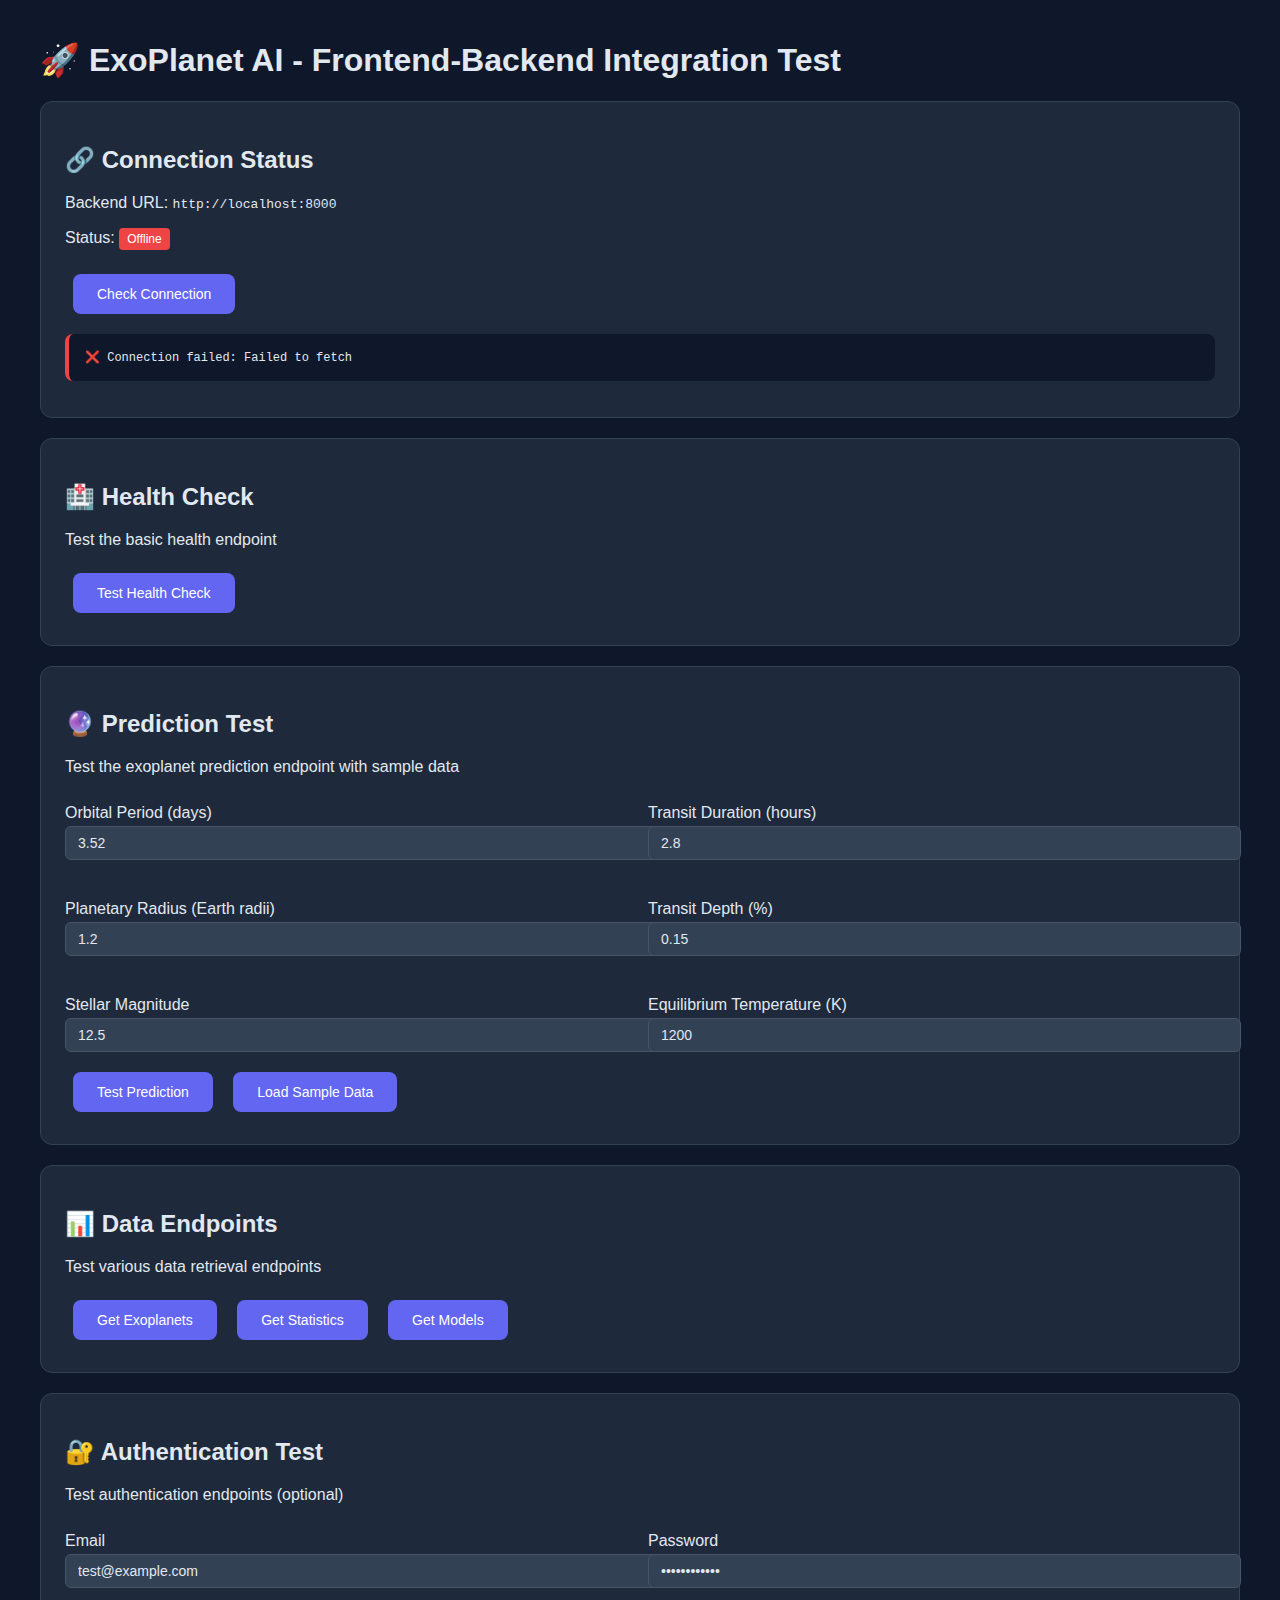
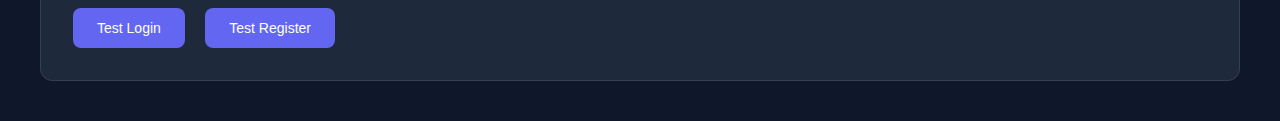
<file: integration-test.html>
<!DOCTYPE html>
<html lang="en">
<head>
    <meta charset="UTF-8">
    <meta name="viewport" content="width=device-width, initial-scale=1.0">
    <title>Frontend-Backend Integration Test</title>
    <style>
        body {
            font-family: 'Inter', sans-serif;
            max-width: 1200px;
            margin: 0 auto;
            padding: 20px;
            background: #0f172a;
            color: #e2e8f0;
        }
        .test-section {
            background: #1e293b;
            border-radius: 12px;
            padding: 24px;
            margin: 20px 0;
            border: 1px solid #334155;
        }
        .test-button {
            background: #6366f1;
            color: white;
            border: none;
            padding: 12px 24px;
            border-radius: 8px;
            cursor: pointer;
            margin: 8px;
            font-size: 14px;
        }
        .test-button:hover {
            background: #5b5bd6;
        }
        .test-button:disabled {
            background: #64748b;
            cursor: not-allowed;
        }
        .result {
            background: #0f172a;
            border-radius: 8px;
            padding: 16px;
            margin: 12px 0;
            border-left: 4px solid #6366f1;
            font-family: 'Courier New', monospace;
            font-size: 12px;
            white-space: pre-wrap;
            max-height: 300px;
            overflow-y: auto;
        }
        .success { border-left-color: #10b981; }
        .error { border-left-color: #ef4444; }
        .form-group {
            margin: 12px 0;
        }
        .form-group label {
            display: block;
            margin-bottom: 4px;
            font-weight: 500;
        }
        .form-group input {
            width: 100%;
            padding: 8px 12px;
            border: 1px solid #475569;
            border-radius: 6px;
            background: #334155;
            color: #e2e8f0;
            font-size: 14px;
        }
        .status {
            display: inline-block;
            padding: 4px 8px;
            border-radius: 4px;
            font-size: 12px;
            font-weight: 500;
        }
        .status.online { background: #10b981; color: white; }
        .status.offline { background: #ef4444; color: white; }
        .status.testing { background: #f59e0b; color: white; }
    </style>
</head>
<body>
    <h1>🚀 ExoPlanet AI - Frontend-Backend Integration Test</h1>
    
    <div class="test-section">
        <h2>🔗 Connection Status</h2>
        <p>Backend URL: <code>http://localhost:8000</code></p>
        <p>Status: <span id="connection-status" class="status offline">Checking...</span></p>
        <button class="test-button" onclick="checkConnection()">Check Connection</button>
        <div id="connection-result" class="result" style="display: none;"></div>
    </div>

    <div class="test-section">
        <h2>🏥 Health Check</h2>
        <p>Test the basic health endpoint</p>
        <button class="test-button" onclick="testHealthCheck()">Test Health Check</button>
        <div id="health-result" class="result" style="display: none;"></div>
    </div>

    <div class="test-section">
        <h2>🔮 Prediction Test</h2>
        <p>Test the exoplanet prediction endpoint with sample data</p>
        
        <div style="display: grid; grid-template-columns: 1fr 1fr; gap: 16px;">
            <div class="form-group">
                <label>Orbital Period (days)</label>
                <input type="number" id="orbital-period" value="3.52" step="0.01">
            </div>
            <div class="form-group">
                <label>Transit Duration (hours)</label>
                <input type="number" id="transit-duration" value="2.8" step="0.1">
            </div>
            <div class="form-group">
                <label>Planetary Radius (Earth radii)</label>
                <input type="number" id="planetary-radius" value="1.2" step="0.1">
            </div>
            <div class="form-group">
                <label>Transit Depth (%)</label>
                <input type="number" id="transit-depth" value="0.15" step="0.001">
            </div>
            <div class="form-group">
                <label>Stellar Magnitude</label>
                <input type="number" id="stellar-magnitude" value="12.5" step="0.1">
            </div>
            <div class="form-group">
                <label>Equilibrium Temperature (K)</label>
                <input type="number" id="equilibrium-temperature" value="1200" step="1">
            </div>
        </div>
        
        <button class="test-button" onclick="testPrediction()">Test Prediction</button>
        <button class="test-button" onclick="loadSampleData()">Load Sample Data</button>
        <div id="prediction-result" class="result" style="display: none;"></div>
    </div>

    <div class="test-section">
        <h2>📊 Data Endpoints</h2>
        <p>Test various data retrieval endpoints</p>
        <button class="test-button" onclick="testExoplanets()">Get Exoplanets</button>
        <button class="test-button" onclick="testStatistics()">Get Statistics</button>
        <button class="test-button" onclick="testModels()">Get Models</button>
        <div id="data-result" class="result" style="display: none;"></div>
    </div>

    <div class="test-section">
        <h2>🔐 Authentication Test</h2>
        <p>Test authentication endpoints (optional)</p>
        <div style="display: grid; grid-template-columns: 1fr 1fr; gap: 16px;">
            <div class="form-group">
                <label>Email</label>
                <input type="email" id="test-email" value="test@example.com">
            </div>
            <div class="form-group">
                <label>Password</label>
                <input type="password" id="test-password" value="testpassword">
            </div>
        </div>
        <button class="test-button" onclick="testLogin()">Test Login</button>
        <button class="test-button" onclick="testRegister()">Test Register</button>
        <div id="auth-result" class="result" style="display: none;"></div>
    </div>

    <!-- Include our API service -->
    <script src="js/utils.js"></script>
    <script src="js/api.js"></script>

    <script>
        // Initialize on page load
        document.addEventListener('DOMContentLoaded', () => {
            checkConnection();
        });

        async function checkConnection() {
            const statusEl = document.getElementById('connection-status');
            const resultEl = document.getElementById('connection-result');
            
            statusEl.textContent = 'Testing...';
            statusEl.className = 'status testing';
            
            try {
                const response = await fetch('http://localhost:8000/api/v1/health');
                if (response.ok) {
                    statusEl.textContent = 'Online';
                    statusEl.className = 'status online';
                    resultEl.textContent = '✅ Backend is running and accessible';
                    resultEl.className = 'result success';
                } else {
                    throw new Error(`HTTP ${response.status}`);
                }
            } catch (error) {
                statusEl.textContent = 'Offline';
                statusEl.className = 'status offline';
                resultEl.textContent = `❌ Connection failed: ${error.message}`;
                resultEl.className = 'result error';
            }
            
            resultEl.style.display = 'block';
        }

        async function testHealthCheck() {
            const resultEl = document.getElementById('health-result');
            resultEl.style.display = 'block';
            resultEl.textContent = 'Testing health check...';
            resultEl.className = 'result';
            
            try {
                const response = await apiService.healthCheck();
                resultEl.textContent = JSON.stringify(response, null, 2);
                resultEl.className = 'result success';
            } catch (error) {
                resultEl.textContent = `Error: ${error.message}`;
                resultEl.className = 'result error';
            }
        }

        async function testPrediction() {
            const resultEl = document.getElementById('prediction-result');
            resultEl.style.display = 'block';
            resultEl.textContent = 'Making prediction...';
            resultEl.className = 'result';
            
            try {
                const data = {
                    orbital_period: parseFloat(document.getElementById('orbital-period').value),
                    transit_duration: parseFloat(document.getElementById('transit-duration').value),
                    planetary_radius: parseFloat(document.getElementById('planetary-radius').value),
                    transit_depth: parseFloat(document.getElementById('transit-depth').value),
                    stellar_magnitude: parseFloat(document.getElementById('stellar-magnitude').value),
                    equilibrium_temperature: parseFloat(document.getElementById('equilibrium-temperature').value)
                };

                const response = await apiService.predictExoplanet(data);
                resultEl.textContent = JSON.stringify(response, null, 2);
                resultEl.className = 'result success';
            } catch (error) {
                resultEl.textContent = `Error: ${error.message}`;
                resultEl.className = 'result error';
            }
        }

        function loadSampleData() {
            // Load some realistic sample data
            document.getElementById('orbital-period').value = '3.52';
            document.getElementById('transit-duration').value = '2.8';
            document.getElementById('planetary-radius').value = '1.2';
            document.getElementById('transit-depth').value = '0.15';
            document.getElementById('stellar-magnitude').value = '12.5';
            document.getElementById('equilibrium-temperature').value = '1200';
        }

        async function testExoplanets() {
            const resultEl = document.getElementById('data-result');
            resultEl.style.display = 'block';
            resultEl.textContent = 'Fetching exoplanets...';
            resultEl.className = 'result';
            
            try {
                const response = await apiService.getExoplanets({ limit: 5 });
                resultEl.textContent = JSON.stringify(response, null, 2);
                resultEl.className = 'result success';
            } catch (error) {
                resultEl.textContent = `Error: ${error.message}`;
                resultEl.className = 'result error';
            }
        }

        async function testStatistics() {
            const resultEl = document.getElementById('data-result');
            resultEl.style.display = 'block';
            resultEl.textContent = 'Fetching statistics...';
            resultEl.className = 'result';
            
            try {
                const response = await apiService.getStatistics();
                resultEl.textContent = JSON.stringify(response, null, 2);
                resultEl.className = 'result success';
            } catch (error) {
                resultEl.textContent = `Error: ${error.message}`;
                resultEl.className = 'result error';
            }
        }

        async function testModels() {
            const resultEl = document.getElementById('data-result');
            resultEl.style.display = 'block';
            resultEl.textContent = 'Fetching models...';
            resultEl.className = 'result';
            
            try {
                const response = await apiService.getModels();
                resultEl.textContent = JSON.stringify(response, null, 2);
                resultEl.className = 'result success';
            } catch (error) {
                resultEl.textContent = `Error: ${error.message}`;
                resultEl.className = 'result error';
            }
        }

        async function testLogin() {
            const resultEl = document.getElementById('auth-result');
            resultEl.style.display = 'block';
            resultEl.textContent = 'Testing login...';
            resultEl.className = 'result';
            
            try {
                const credentials = {
                    email: document.getElementById('test-email').value,
                    password: document.getElementById('test-password').value
                };
                
                const response = await apiService.login(credentials);
                resultEl.textContent = JSON.stringify(response, null, 2);
                resultEl.className = 'result success';
            } catch (error) {
                resultEl.textContent = `Error: ${error.message}`;
                resultEl.className = 'result error';
            }
        }

        async function testRegister() {
            const resultEl = document.getElementById('auth-result');
            resultEl.style.display = 'block';
            resultEl.textContent = 'Testing registration...';
            resultEl.className = 'result';
            
            try {
                const userData = {
                    email: document.getElementById('test-email').value,
                    password: document.getElementById('test-password').value,
                    full_name: 'Test User'
                };
                
                const response = await apiService.register(userData);
                resultEl.textContent = JSON.stringify(response, null, 2);
                resultEl.className = 'result success';
            } catch (error) {
                resultEl.textContent = `Error: ${error.message}`;
                resultEl.className = 'result error';
            }
        }
    </script>
</body>
</html>
</file>
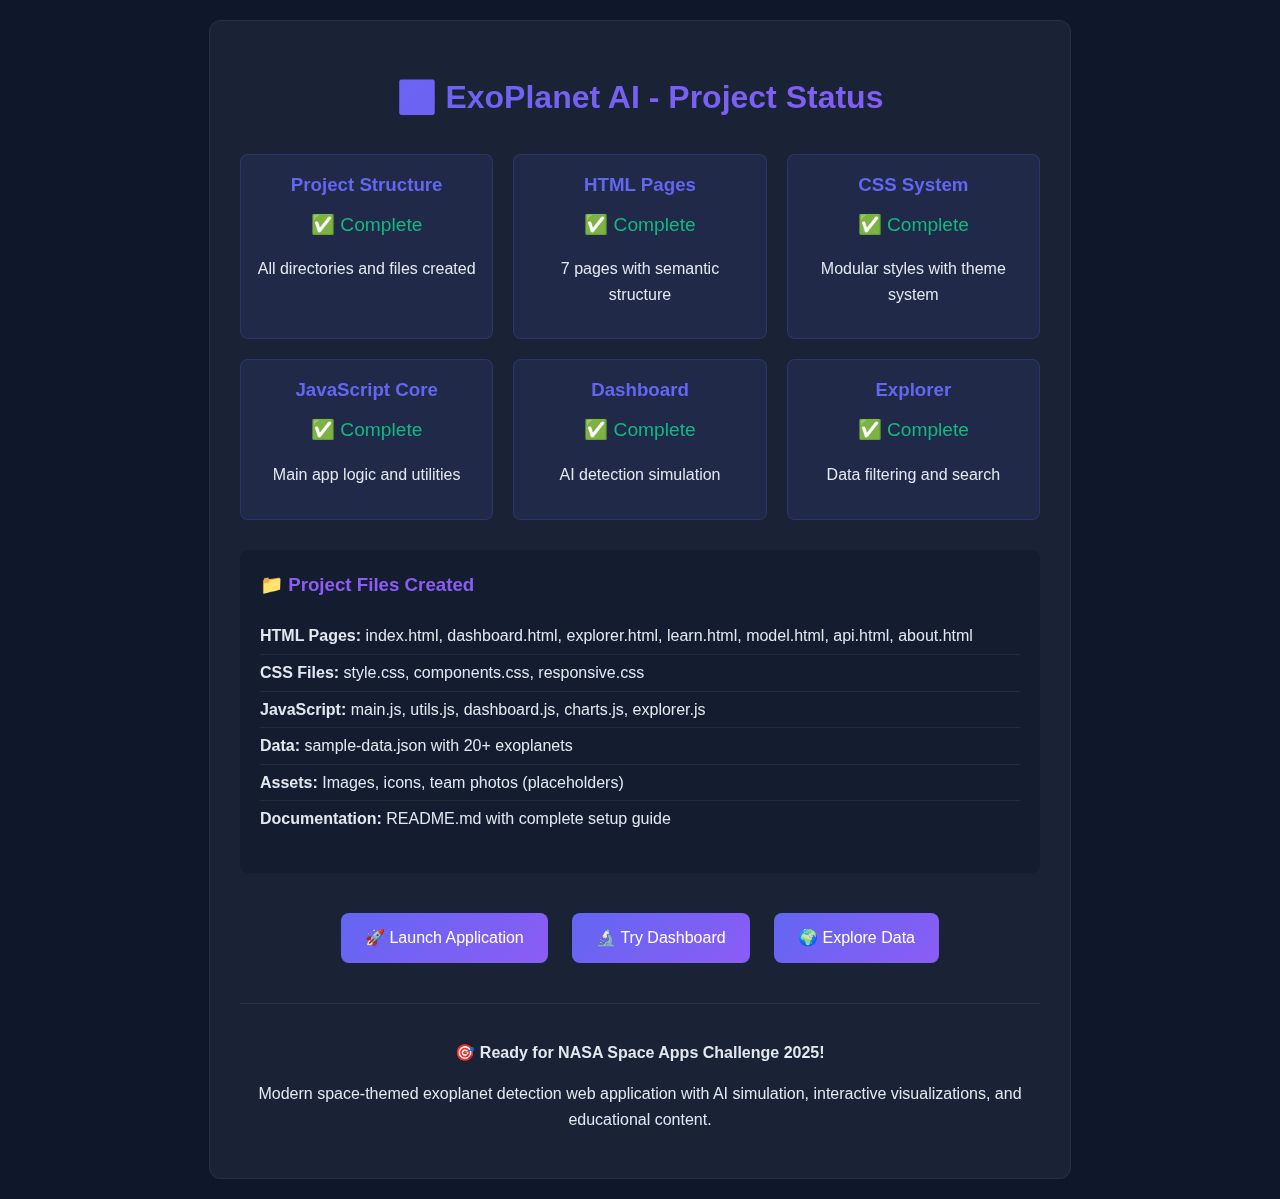
<file: test.html>
<!DOCTYPE html>
<html lang="en">
<head>
    <meta charset="UTF-8">
    <meta name="viewport" content="width=device-width, initial-scale=1.0">
    <title>ExoPlanet AI - Test Page</title>
    <style>
        body {
            font-family: 'Inter', sans-serif;
            background: #0f172a;
            color: #e2e8f0;
            margin: 0;
            padding: 20px;
            line-height: 1.6;
        }
        .container {
            max-width: 800px;
            margin: 0 auto;
            background: rgba(30, 41, 59, 0.7);
            backdrop-filter: blur(10px);
            border: 1px solid rgba(148, 163, 184, 0.1);
            border-radius: 12px;
            padding: 30px;
        }
        h1 {
            background: linear-gradient(135deg, #6366f1, #8b5cf6);
            -webkit-background-clip: text;
            -webkit-text-fill-color: transparent;
            background-clip: text;
            text-align: center;
            margin-bottom: 30px;
        }
        .status {
            display: grid;
            grid-template-columns: repeat(auto-fit, minmax(200px, 1fr));
            gap: 20px;
            margin-bottom: 30px;
        }
        .status-item {
            background: rgba(99, 102, 241, 0.1);
            border: 1px solid rgba(99, 102, 241, 0.2);
            border-radius: 8px;
            padding: 15px;
            text-align: center;
        }
        .status-item h3 {
            margin: 0 0 10px 0;
            color: #6366f1;
        }
        .check {
            color: #10b981;
            font-size: 1.2em;
        }
        .file-list {
            background: rgba(15, 23, 42, 0.5);
            border-radius: 8px;
            padding: 20px;
            margin-top: 20px;
        }
        .file-list h3 {
            color: #8b5cf6;
            margin-top: 0;
        }
        .file-list ul {
            list-style: none;
            padding: 0;
        }
        .file-list li {
            padding: 5px 0;
            border-bottom: 1px solid rgba(148, 163, 184, 0.1);
        }
        .file-list li:last-child {
            border-bottom: none;
        }
        .btn {
            display: inline-block;
            background: linear-gradient(135deg, #6366f1, #8b5cf6);
            color: white;
            padding: 12px 24px;
            border-radius: 8px;
            text-decoration: none;
            font-weight: 500;
            transition: transform 0.2s ease;
            margin: 10px;
        }
        .btn:hover {
            transform: translateY(-2px);
        }
    </style>
</head>
<body>
    <div class="container">
        <h1>🌌 ExoPlanet AI - Project Status</h1>
        
        <div class="status">
            <div class="status-item">
                <h3>Project Structure</h3>
                <div class="check">✅ Complete</div>
                <p>All directories and files created</p>
            </div>
            
            <div class="status-item">
                <h3>HTML Pages</h3>
                <div class="check">✅ Complete</div>
                <p>7 pages with semantic structure</p>
            </div>
            
            <div class="status-item">
                <h3>CSS System</h3>
                <div class="check">✅ Complete</div>
                <p>Modular styles with theme system</p>
            </div>
            
            <div class="status-item">
                <h3>JavaScript Core</h3>
                <div class="check">✅ Complete</div>
                <p>Main app logic and utilities</p>
            </div>
            
            <div class="status-item">
                <h3>Dashboard</h3>
                <div class="check">✅ Complete</div>
                <p>AI detection simulation</p>
            </div>
            
            <div class="status-item">
                <h3>Explorer</h3>
                <div class="check">✅ Complete</div>
                <p>Data filtering and search</p>
            </div>
        </div>

        <div class="file-list">
            <h3>📁 Project Files Created</h3>
            <ul>
                <li><strong>HTML Pages:</strong> index.html, dashboard.html, explorer.html, learn.html, model.html, api.html, about.html</li>
                <li><strong>CSS Files:</strong> style.css, components.css, responsive.css</li>
                <li><strong>JavaScript:</strong> main.js, utils.js, dashboard.js, charts.js, explorer.js</li>
                <li><strong>Data:</strong> sample-data.json with 20+ exoplanets</li>
                <li><strong>Assets:</strong> Images, icons, team photos (placeholders)</li>
                <li><strong>Documentation:</strong> README.md with complete setup guide</li>
            </ul>
        </div>

        <div style="text-align: center; margin-top: 30px;">
            <a href="index.html" class="btn">🚀 Launch Application</a>
            <a href="dashboard.html" class="btn">🔬 Try Dashboard</a>
            <a href="explorer.html" class="btn">🌍 Explore Data</a>
        </div>

        <div style="text-align: center; margin-top: 30px; padding-top: 20px; border-top: 1px solid rgba(148, 163, 184, 0.1);">
            <p><strong>🎯 Ready for NASA Space Apps Challenge 2025!</strong></p>
            <p>Modern space-themed exoplanet detection web application with AI simulation, interactive visualizations, and educational content.</p>
        </div>
    </div>
</body>
</html>
</file>
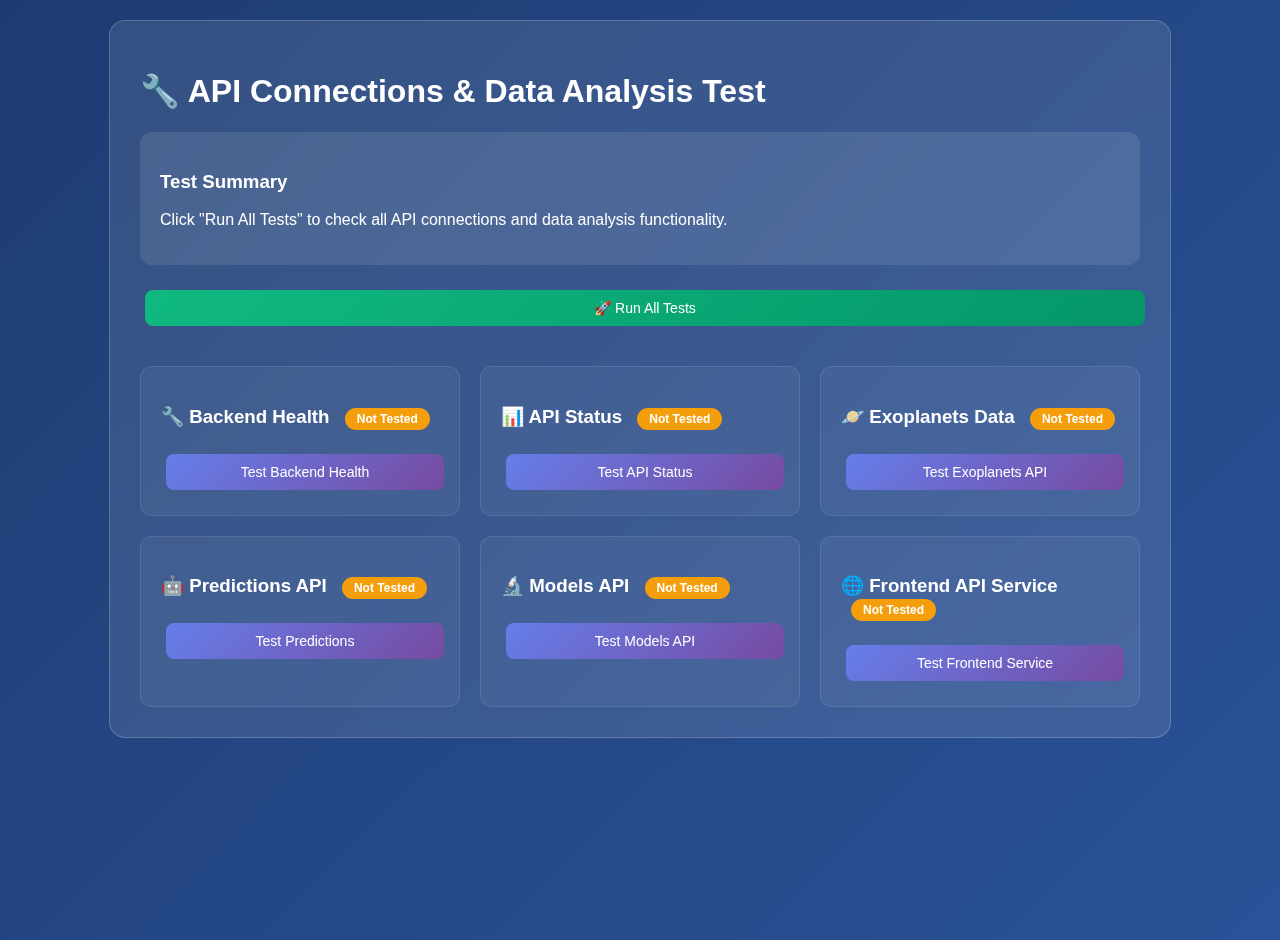
<file: test_api_connections.html>
<!DOCTYPE html>
<html lang="en">
<head>
    <meta charset="UTF-8">
    <meta name="viewport" content="width=device-width, initial-scale=1.0">
    <title>API Connections Test</title>
    <style>
        body {
            font-family: 'Inter', sans-serif;
            background: linear-gradient(135deg, #1e3c72 0%, #2a5298 100%);
            color: white;
            margin: 0;
            padding: 20px;
            min-height: 100vh;
        }
        .container {
            max-width: 1000px;
            margin: 0 auto;
            background: rgba(255, 255, 255, 0.1);
            backdrop-filter: blur(10px);
            border-radius: 16px;
            padding: 30px;
            border: 1px solid rgba(255, 255, 255, 0.2);
        }
        .test-grid {
            display: grid;
            grid-template-columns: repeat(auto-fit, minmax(300px, 1fr));
            gap: 20px;
            margin-top: 20px;
        }
        .test-card {
            background: rgba(255, 255, 255, 0.05);
            border-radius: 12px;
            padding: 20px;
            border: 1px solid rgba(255, 255, 255, 0.1);
        }
        .status {
            display: inline-block;
            padding: 4px 12px;
            border-radius: 20px;
            font-size: 12px;
            font-weight: 600;
            margin-left: 10px;
        }
        .status.success { background: #10b981; }
        .status.error { background: #ef4444; }
        .status.loading { background: #f59e0b; }
        button {
            background: linear-gradient(135deg, #667eea 0%, #764ba2 100%);
            color: white;
            border: none;
            padding: 10px 20px;
            border-radius: 8px;
            cursor: pointer;
            font-size: 14px;
            margin: 5px;
            width: 100%;
        }
        button:hover {
            transform: translateY(-2px);
            box-shadow: 0 4px 12px rgba(102, 126, 234, 0.4);
        }
        .result {
            margin-top: 15px;
            padding: 15px;
            background: rgba(0, 0, 0, 0.3);
            border-radius: 8px;
            font-family: 'Courier New', monospace;
            font-size: 12px;
            white-space: pre-wrap;
            max-height: 300px;
            overflow-y: auto;
        }
        .summary {
            background: rgba(255, 255, 255, 0.1);
            padding: 20px;
            border-radius: 12px;
            margin-bottom: 20px;
        }
    </style>
</head>
<body>
    <div class="container">
        <h1>🔧 API Connections & Data Analysis Test</h1>
        
        <div class="summary">
            <h3>Test Summary</h3>
            <div id="summary-content">
                <p>Click "Run All Tests" to check all API connections and data analysis functionality.</p>
            </div>
        </div>

        <button onclick="runAllTests()" style="background: linear-gradient(135deg, #10b981 0%, #059669 100%); margin-bottom: 20px;">
            🚀 Run All Tests
        </button>

        <div class="test-grid">
            <div class="test-card">
                <h3>🔧 Backend Health <span id="health-status" class="status loading">Not Tested</span></h3>
                <button onclick="testBackendHealth()">Test Backend Health</button>
                <div id="health-result" class="result" style="display: none;"></div>
            </div>

            <div class="test-card">
                <h3>📊 API Status <span id="api-status" class="status loading">Not Tested</span></h3>
                <button onclick="testAPIStatus()">Test API Status</button>
                <div id="api-result" class="result" style="display: none;"></div>
            </div>

            <div class="test-card">
                <h3>🪐 Exoplanets Data <span id="exoplanets-status" class="status loading">Not Tested</span></h3>
                <button onclick="testExoplanetsData()">Test Exoplanets API</button>
                <div id="exoplanets-result" class="result" style="display: none;"></div>
            </div>

            <div class="test-card">
                <h3>🤖 Predictions API <span id="predictions-status" class="status loading">Not Tested</span></h3>
                <button onclick="testPredictionsAPI()">Test Predictions</button>
                <div id="predictions-result" class="result" style="display: none;"></div>
            </div>

            <div class="test-card">
                <h3>🔬 Models API <span id="models-status" class="status loading">Not Tested</span></h3>
                <button onclick="testModelsAPI()">Test Models API</button>
                <div id="models-result" class="result" style="display: none;"></div>
            </div>

            <div class="test-card">
                <h3>🌐 Frontend API Service <span id="frontend-status" class="status loading">Not Tested</span></h3>
                <button onclick="testFrontendAPIService()">Test Frontend Service</button>
                <div id="frontend-result" class="result" style="display: none;"></div>
            </div>
        </div>
    </div>

    <!-- Include the config and API service -->
    <script src="js/config.js"></script>
    <script src="js/api.js"></script>

    <script>
        let testResults = {};

        // Test Backend Health
        async function testBackendHealth() {
            const statusEl = document.getElementById('health-status');
            const resultEl = document.getElementById('health-result');
            
            statusEl.className = 'status loading';
            statusEl.textContent = 'Testing...';
            resultEl.style.display = 'block';
            
            try {
                const response = await fetch('http://localhost:8000/health');
                const data = await response.json();
                
                statusEl.className = 'status success';
                statusEl.textContent = 'Success';
                resultEl.textContent = JSON.stringify(data, null, 2);
                testResults.health = { success: true, data };
            } catch (error) {
                statusEl.className = 'status error';
                statusEl.textContent = 'Failed';
                resultEl.textContent = `Error: ${error.message}`;
                testResults.health = { success: false, error: error.message };
            }
        }

        // Test API Status
        async function testAPIStatus() {
            const statusEl = document.getElementById('api-status');
            const resultEl = document.getElementById('api-result');
            
            statusEl.className = 'status loading';
            statusEl.textContent = 'Testing...';
            resultEl.style.display = 'block';
            
            try {
                const response = await fetch('http://localhost:8000/api/v1/status');
                const data = await response.json();
                
                statusEl.className = 'status success';
                statusEl.textContent = 'Success';
                resultEl.textContent = JSON.stringify(data, null, 2);
                testResults.apiStatus = { success: true, data };
            } catch (error) {
                statusEl.className = 'status error';
                statusEl.textContent = 'Failed';
                resultEl.textContent = `Error: ${error.message}`;
                testResults.apiStatus = { success: false, error: error.message };
            }
        }

        // Test Exoplanets Data
        async function testExoplanetsData() {
            const statusEl = document.getElementById('exoplanets-status');
            const resultEl = document.getElementById('exoplanets-result');
            
            statusEl.className = 'status loading';
            statusEl.textContent = 'Testing...';
            resultEl.style.display = 'block';
            
            try {
                const response = await fetch('http://localhost:8000/api/v1/exoplanets?limit=3');
                const data = await response.json();
                
                statusEl.className = 'status success';
                statusEl.textContent = 'Success';
                resultEl.textContent = JSON.stringify(data, null, 2);
                testResults.exoplanets = { success: true, data };
            } catch (error) {
                statusEl.className = 'status error';
                statusEl.textContent = 'Failed';
                resultEl.textContent = `Error: ${error.message}`;
                testResults.exoplanets = { success: false, error: error.message };
            }
        }

        // Test Predictions API
        async function testPredictionsAPI() {
            const statusEl = document.getElementById('predictions-status');
            const resultEl = document.getElementById('predictions-result');
            
            statusEl.className = 'status loading';
            statusEl.textContent = 'Testing...';
            resultEl.style.display = 'block';
            
            try {
                const testData = {
                    orbital_period: 365.25,
                    planetary_radius: 1.0,
                    transit_depth: 0.01,
                    stellar_magnitude: 12.5,
                    transit_duration: 6.0,
                    equilibrium_temperature: 288
                };
                
                const response = await fetch('http://localhost:8000/api/v1/predictions', {
                    method: 'POST',
                    headers: {
                        'Content-Type': 'application/json'
                    },
                    body: JSON.stringify(testData)
                });
                const data = await response.json();
                
                statusEl.className = 'status success';
                statusEl.textContent = 'Success';
                resultEl.textContent = `INPUT DATA:\n${JSON.stringify(testData, null, 2)}\n\nPREDICTION RESULT:\n${JSON.stringify(data, null, 2)}`;
                testResults.predictions = { success: true, data };
            } catch (error) {
                statusEl.className = 'status error';
                statusEl.textContent = 'Failed';
                resultEl.textContent = `Error: ${error.message}`;
                testResults.predictions = { success: false, error: error.message };
            }
        }

        // Test Models API
        async function testModelsAPI() {
            const statusEl = document.getElementById('models-status');
            const resultEl = document.getElementById('models-result');
            
            statusEl.className = 'status loading';
            statusEl.textContent = 'Testing...';
            resultEl.style.display = 'block';
            
            try {
                const response = await fetch('http://localhost:8000/api/v1/models');
                const data = await response.json();
                
                statusEl.className = 'status success';
                statusEl.textContent = 'Success';
                resultEl.textContent = JSON.stringify(data, null, 2);
                testResults.models = { success: true, data };
            } catch (error) {
                statusEl.className = 'status error';
                statusEl.textContent = 'Failed';
                resultEl.textContent = `Error: ${error.message}`;
                testResults.models = { success: false, error: error.message };
            }
        }

        // Test Frontend API Service
        async function testFrontendAPIService() {
            const statusEl = document.getElementById('frontend-status');
            const resultEl = document.getElementById('frontend-result');
            
            statusEl.className = 'status loading';
            statusEl.textContent = 'Testing...';
            resultEl.style.display = 'block';
            
            try {
                // Test if API service is loaded
                if (typeof apiService === 'undefined') {
                    throw new Error('API Service not loaded');
                }

                // Test API service methods
                const healthResult = await apiService.get('/health');
                const exoplanetsResult = await apiService.getExoplanets({ limit: 2 });
                
                statusEl.className = 'status success';
                statusEl.textContent = 'Success';
                resultEl.textContent = `API Service Base URL: ${apiService.baseURL}\n\nHealth Check:\n${JSON.stringify(healthResult, null, 2)}\n\nExoplanets:\n${JSON.stringify(exoplanetsResult, null, 2)}`;
                testResults.frontendService = { success: true, data: { healthResult, exoplanetsResult } };
            } catch (error) {
                statusEl.className = 'status error';
                statusEl.textContent = 'Failed';
                resultEl.textContent = `Error: ${error.message}`;
                testResults.frontendService = { success: false, error: error.message };
            }
        }

        // Run All Tests
        async function runAllTests() {
            const tests = [
                testBackendHealth,
                testAPIStatus,
                testExoplanetsData,
                testPredictionsAPI,
                testModelsAPI,
                testFrontendAPIService
            ];

            for (const test of tests) {
                await test();
                await new Promise(resolve => setTimeout(resolve, 500)); // Small delay between tests
            }

            updateSummary();
        }

        // Update Summary
        function updateSummary() {
            const summaryEl = document.getElementById('summary-content');
            const totalTests = Object.keys(testResults).length;
            const passedTests = Object.values(testResults).filter(result => result.success).length;
            const failedTests = totalTests - passedTests;

            let summaryHTML = `
                <div style="display: grid; grid-template-columns: repeat(3, 1fr); gap: 20px; margin: 15px 0;">
                    <div style="text-align: center;">
                        <div style="font-size: 24px; font-weight: bold; color: #10b981;">${passedTests}</div>
                        <div>Passed</div>
                    </div>
                    <div style="text-align: center;">
                        <div style="font-size: 24px; font-weight: bold; color: #ef4444;">${failedTests}</div>
                        <div>Failed</div>
                    </div>
                    <div style="text-align: center;">
                        <div style="font-size: 24px; font-weight: bold; color: #f59e0b;">${totalTests}</div>
                        <div>Total</div>
                    </div>
                </div>
            `;

            if (passedTests === totalTests) {
                summaryHTML += `<div style="background: rgba(16, 185, 129, 0.2); padding: 15px; border-radius: 8px; margin-top: 15px;">
                    ✅ <strong>All tests passed!</strong> Your data analysis system is working correctly.
                </div>`;
            } else if (failedTests > 0) {
                summaryHTML += `<div style="background: rgba(239, 68, 68, 0.2); padding: 15px; border-radius: 8px; margin-top: 15px;">
                    ❌ <strong>${failedTests} test(s) failed.</strong> Check the individual test results above.
                </div>`;
            }

            summaryEl.innerHTML = summaryHTML;
        }

        // Auto-run tests on page load
        window.addEventListener('load', () => {
            setTimeout(() => {
                runAllTests();
            }, 1000);
        });
    </script>
</body>
</html>
</file>
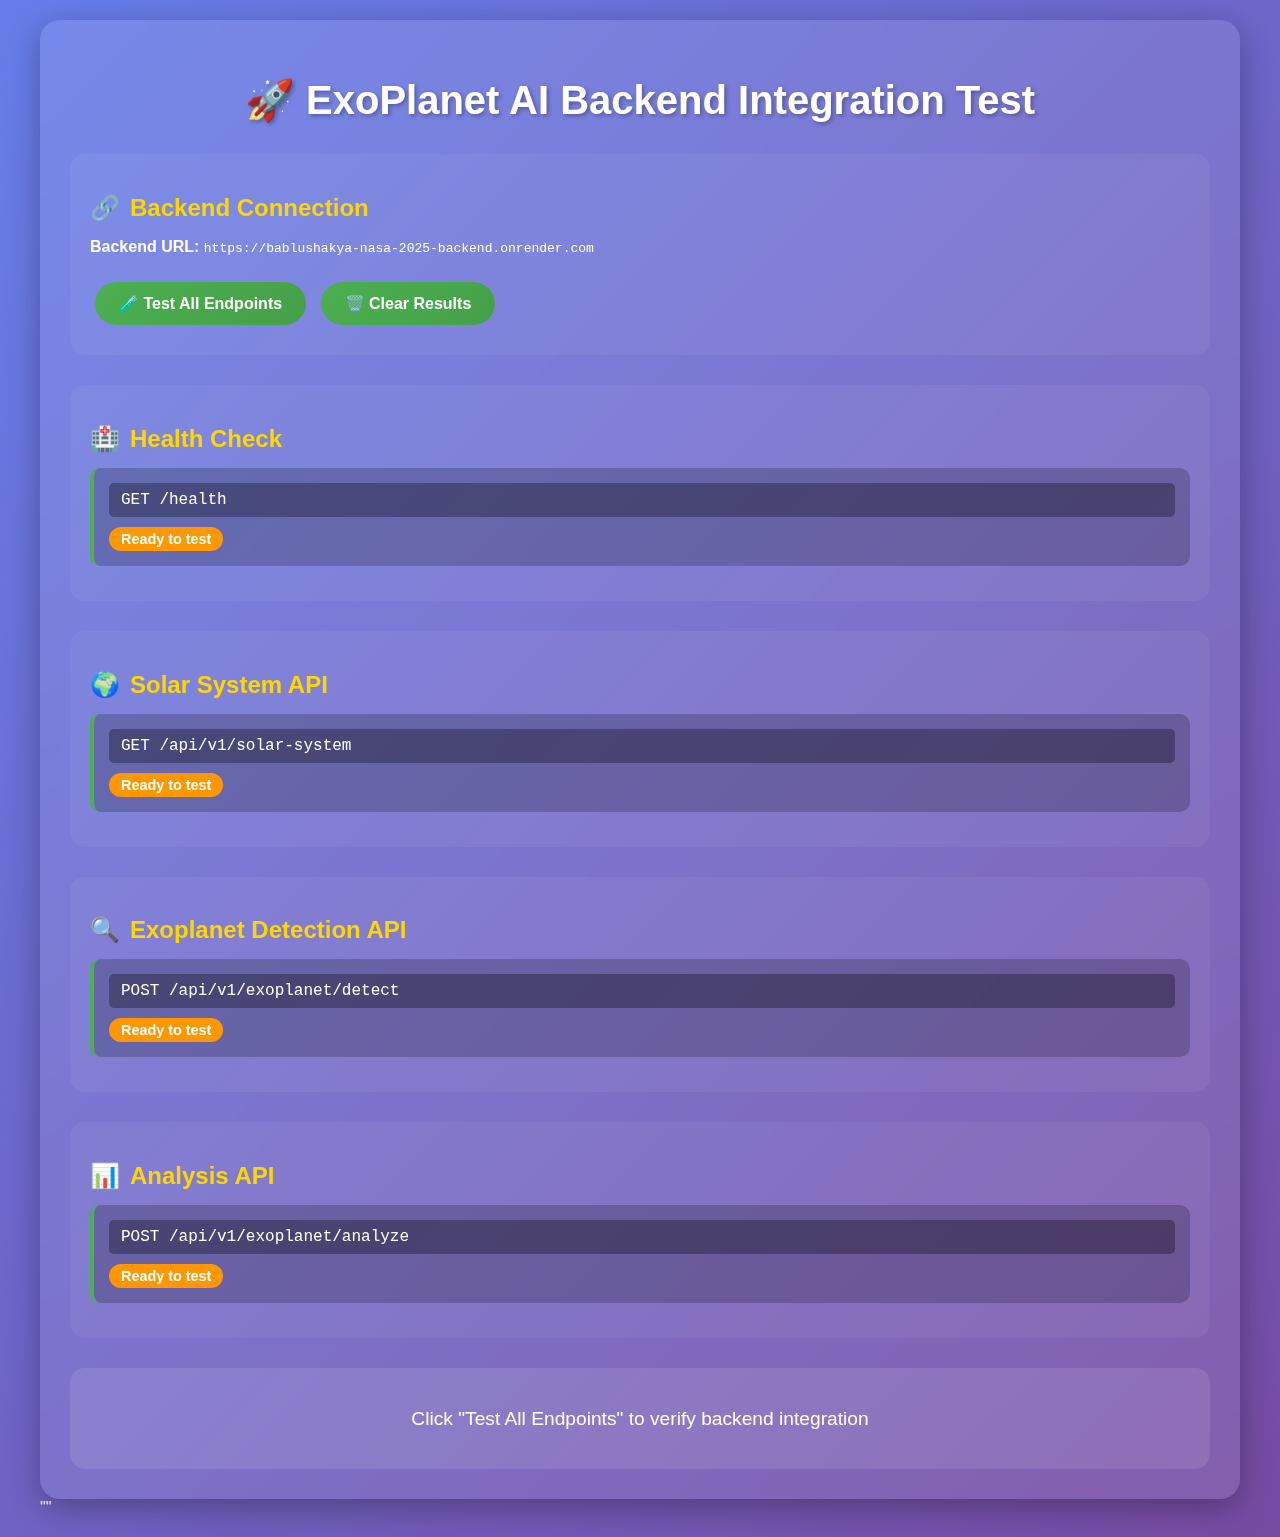
<file: test_backend_integration.html>
<!DOCTYPE html>
<html lang="en">
<head>
    <meta charset="UTF-8">
    <meta name="viewport" content="width=device-width, initial-scale=1.0">
    <title>🧪 Backend Integration Test - ExoPlanet AI</title>
    
    <!-- Favicon -->
    <link rel="icon" type="image/svg+xml" href="assets/images/icons/favicon.svg">
    <style>
        body {
            font-family: 'Segoe UI', Tahoma, Geneva, Verdana, sans-serif;
            max-width: 1200px;
            margin: 0 auto;
            padding: 20px;
            background: linear-gradient(135deg, #667eea 0%, #764ba2 100%);
            color: white;
            min-height: 100vh;
        }
        
        .container {
            background: rgba(255, 255, 255, 0.1);
            backdrop-filter: blur(10px);
            border-radius: 20px;
            padding: 30px;
            box-shadow: 0 8px 32px rgba(0, 0, 0, 0.3);
        }
        
        h1 {
            text-align: center;
            margin-bottom: 30px;
            font-size: 2.5rem;
            text-shadow: 2px 2px 4px rgba(0, 0, 0, 0.3);
        }
        
        .test-section {
            margin-bottom: 30px;
            background: rgba(255, 255, 255, 0.05);
            border-radius: 15px;
            padding: 20px;
        }
        
        .test-section h2 {
            color: #ffd700;
            margin-bottom: 15px;
            display: flex;
            align-items: center;
            gap: 10px;
        }
        
        .endpoint {
            background: rgba(0, 0, 0, 0.2);
            border-radius: 10px;
            padding: 15px;
            margin-bottom: 15px;
            border-left: 4px solid #4CAF50;
        }
        
        .endpoint.error {
            border-left-color: #f44336;
        }
        
        .endpoint-url {
            font-family: 'Courier New', monospace;
            background: rgba(0, 0, 0, 0.3);
            padding: 8px 12px;
            border-radius: 5px;
            margin-bottom: 10px;
            word-break: break-all;
        }
        
        .status {
            display: inline-block;
            padding: 4px 12px;
            border-radius: 20px;
            font-size: 0.9rem;
            font-weight: bold;
        }
        
        .status.success {
            background: #4CAF50;
            color: white;
        }
        
        .status.error {
            background: #f44336;
            color: white;
        }
        
        .status.loading {
            background: #ff9800;
            color: white;
        }
        
        .response-data {
            background: rgba(0, 0, 0, 0.3);
            border-radius: 5px;
            padding: 10px;
            margin-top: 10px;
            font-family: 'Courier New', monospace;
            font-size: 0.9rem;
            max-height: 200px;
            overflow-y: auto;
        }
        
        .test-button {
            background: linear-gradient(135deg, #4CAF50, #45a049);
            color: white;
            border: none;
            padding: 12px 24px;
            border-radius: 25px;
            cursor: pointer;
            font-size: 1rem;
            font-weight: bold;
            transition: all 0.3s ease;
            margin: 10px 5px;
        }
        
        .test-button:hover {
            transform: translateY(-2px);
            box-shadow: 0 5px 15px rgba(0, 0, 0, 0.3);
        }
        
        .test-button:disabled {
            background: #666;
            cursor: not-allowed;
            transform: none;
        }
        
        .summary {
            text-align: center;
            font-size: 1.2rem;
            margin-top: 30px;
            padding: 20px;
            background: rgba(255, 255, 255, 0.1);
            border-radius: 15px;
        }
        
        .icon {
            font-size: 1.5rem;
        }
    </style>
</head>
<body>
    <div class="container">
        <h1>🚀 ExoPlanet AI Backend Integration Test</h1>
        
        <div class="test-section">
            <h2><span class="icon">🔗</span> Backend Connection</h2>
            <p><strong>Backend URL:</strong> <code>https://bablushakya-nasa-2025-backend.onrender.com</code></p>
            <button class="test-button" onclick="testAllEndpoints()">🧪 Test All Endpoints</button>
            <button class="test-button" onclick="clearResults()">🗑️ Clear Results</button>
        </div>
        
        <div class="test-section">
            <h2><span class="icon">🏥</span> Health Check</h2>
            <div id="health-test" class="endpoint">
                <div class="endpoint-url">GET /health</div>
                <div class="status loading">Ready to test</div>
                <div class="response-data" style="display: none;"></div>
            </div>
        </div>
        
        <div class="test-section">
            <h2><span class="icon">🌍</span> Solar System API</h2>
            <div id="solar-system-test" class="endpoint">
                <div class="endpoint-url">GET /api/v1/solar-system</div>
                <div class="status loading">Ready to test</div>
                <div class="response-data" style="display: none;"></div>
            </div>
        </div>
        
        <div class="test-section">
            <h2><span class="icon">🔍</span> Exoplanet Detection API</h2>
            <div id="detection-test" class="endpoint">
                <div class="endpoint-url">POST /api/v1/exoplanet/detect</div>
                <div class="status loading">Ready to test</div>
                <div class="response-data" style="display: none;"></div>
            </div>
        </div>
        
        <div class="test-section">
            <h2><span class="icon">📊</span> Analysis API</h2>
            <div id="analysis-test" class="endpoint">
                <div class="endpoint-url">POST /api/v1/exoplanet/analyze</div>
                <div class="status loading">Ready to test</div>
                <div class="response-data" style="display: none;"></div>
            </div>
        </div>
        
        <div class="summary" id="test-summary">
            <p>Click "Test All Endpoints" to verify backend integration</p>
        </div>
    </div>

    <script>
        const BACKEND_URL = 'https://bablushakya-nasa-2025-backend.onrender.com';
        let testResults = {};

        async function testEndpoint(endpointId, method, url, data = null) {
            const endpointDiv = document.getElementById(endpointId);
            const statusDiv = endpointDiv.querySelector('.status');
            const responseDiv = endpointDiv.querySelector('.response-data');
            
            // Update status to loading
            statusDiv.className = 'status loading';
            statusDiv.textContent = 'Testing...';
            responseDiv.style.display = 'none';
            
            try {
                const options = {
                    method: method,
                    headers: {
                        'Content-Type': 'application/json',
                    }
                };
                
                if (data) {
                    options.body = JSON.stringify(data);
                }
                
                const startTime = Date.now();
                const response = await fetch(url, options);
                const endTime = Date.now();
                const responseTime = endTime - startTime;
                
                const responseData = await response.json();
                
                if (response.ok) {
                    statusDiv.className = 'status success';
                    statusDiv.textContent = `✅ Success (${responseTime}ms)`;
                    endpointDiv.className = 'endpoint';
                    testResults[endpointId] = true;
                } else {
                    throw new Error(`HTTP ${response.status}: ${response.statusText}`);
                }
                
                responseDiv.textContent = JSON.stringify(responseData, null, 2);
                responseDiv.style.display = 'block';
                
            } catch (error) {
                statusDiv.className = 'status error';
                statusDiv.textContent = `❌ Failed: ${error.message}`;
                endpointDiv.className = 'endpoint error';
                testResults[endpointId] = false;
                
                responseDiv.textContent = `Error: ${error.message}`;
                responseDiv.style.display = 'block';
            }
        }

        async function testAllEndpoints() {
            testResults = {};
            
            // Test health endpoint
            await testEndpoint('health-test', 'GET', `${BACKEND_URL}/health`);
            
            // Test solar system endpoint
            await testEndpoint('solar-system-test', 'GET', `${BACKEND_URL}/api/v1/solar-system`);
            
            // Test detection endpoint with sample data
            const sampleDetectionData = {
                period: 365.25,
                duration: 13.0,
                depth: 0.01,
                radius_ratio: 0.1
            };
            await testEndpoint('detection-test', 'POST', `${BACKEND_URL}/api/v1/exoplanet/detect`, sampleDetectionData);
            
            // Test analysis endpoint with sample data
            const sampleAnalysisData = {
                period: 365.25,
                duration: 13.0,
                depth: 0.01,
                radius_ratio: 0.1,
                star_radius: 1.0,
                star_mass: 1.0
            };
            await testEndpoint('analysis-test', 'POST', `${BACKEND_URL}/api/v1/exoplanet/analyze`, sampleAnalysisData);
            
            // Update summary
            updateSummary();
        }

        function updateSummary() {
            const summaryDiv = document.getElementById('test-summary');
            const totalTests = Object.keys(testResults).length;
            const passedTests = Object.values(testResults).filter(result => result === true).length;
            const failedTests = totalTests - passedTests;
            
            if (totalTests === 0) {
                summaryDiv.innerHTML = '<p>Click "Test All Endpoints" to verify backend integration</p>';
                return;
            }
            
            const successRate = Math.round((passedTests / totalTests) * 100);
            
            let summaryHTML = `
                <h3>🧪 Test Results Summary</h3>
                <p><strong>Total Tests:</strong> ${totalTests}</p>
                <p><strong>Passed:</strong> <span style="color: #4CAF50;">${passedTests}</span></p>
                <p><strong>Failed:</strong> <span style="color: #f44336;">${failedTests}</span></p>
                <p><strong>Success Rate:</strong> ${successRate}%</p>
            `;
            
            if (successRate === 100) {
                summaryHTML += '<p style="color: #4CAF50; font-size: 1.3rem;">🎉 All tests passed! Backend integration is working perfectly!</p>';
            } else if (successRate >= 75) {
                summaryHTML += '<p style="color: #ff9800; font-size: 1.3rem;">⚠️ Most tests passed. Some features may have issues.</p>';
            } else {
                summaryHTML += '<p style="color: #f44336; font-size: 1.3rem;">❌ Multiple tests failed. Backend integration needs attention.</p>';
            }
            
            summaryDiv.innerHTML = summaryHTML;
        }

        function clearResults() {
            testResults = {};
            
            // Reset all endpoint displays
            const endpoints = ['health-test', 'solar-system-test', 'detection-test', 'analysis-test'];
            endpoints.forEach(endpointId => {
                const endpointDiv = document.getElementById(endpointId);
                const statusDiv = endpointDiv.querySelector('.status');
                const responseDiv = endpointDiv.querySelector('.response-data');
                
                statusDiv.className = 'status loading';
                statusDiv.textContent = 'Ready to test';
                endpointDiv.className = 'endpoint';
                responseDiv.style.display = 'none';
            });
            
            updateSummary();
        }

        // Auto-test on page load
        window.addEventListener('load', () => {
            setTimeout(() => {
                console.log('🚀 Starting automatic backend integration test...');
                testAllEndpoints();
            }, 1000);
        });
    </script>
</body>
</html>""
</file>
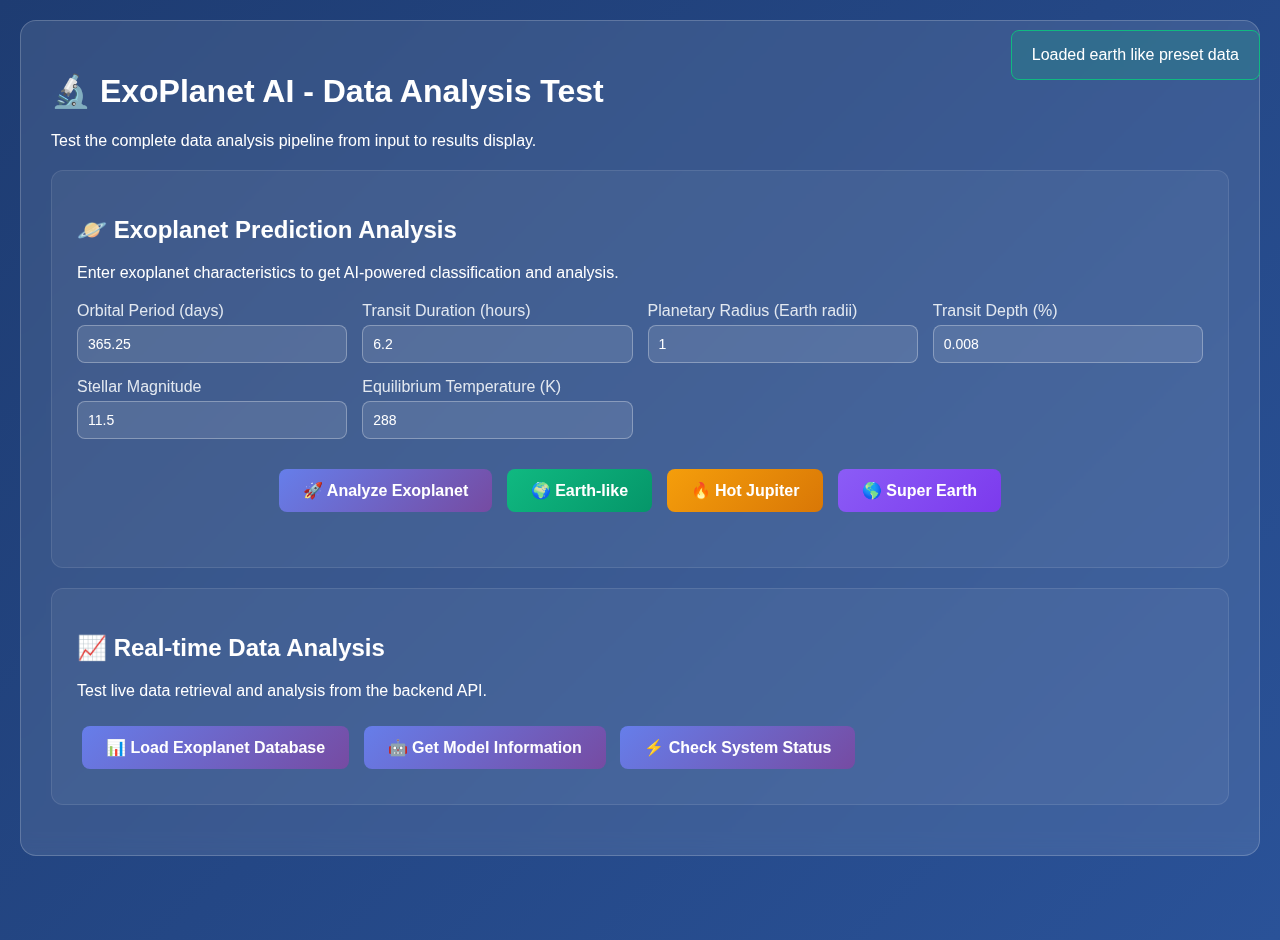
<file: test_data_analysis.html>
<!DOCTYPE html>
<html lang="en">

<head>
    <meta charset="UTF-8">
    <meta name="viewport" content="width=device-width, initial-scale=1.0">
    <title>📊 Data Analysis Test - ExoPlanet AI</title>
    
    <!-- Favicon -->
    <link rel="icon" type="image/svg+xml" href="assets/images/icons/favicon.svg">
    <style>
        body {
            font-family: 'Inter', sans-serif;
            background: linear-gradient(135deg, #1e3c72 0%, #2a5298 100%);
            color: white;
            margin: 0;
            padding: 20px;
            min-height: 100vh;
        }

        .container {
            max-width: 1200px;
            margin: 0 auto;
            background: rgba(255, 255, 255, 0.1);
            backdrop-filter: blur(10px);
            border-radius: 16px;
            padding: 30px;
            border: 1px solid rgba(255, 255, 255, 0.2);
        }

        .analysis-section {
            background: rgba(255, 255, 255, 0.05);
            border-radius: 12px;
            padding: 25px;
            margin: 20px 0;
            border: 1px solid rgba(255, 255, 255, 0.1);
        }

        .input-form {
            display: grid;
            grid-template-columns: repeat(auto-fit, minmax(250px, 1fr));
            gap: 15px;
            margin: 20px 0;
        }

        .form-group {
            display: flex;
            flex-direction: column;
        }

        .form-group label {
            margin-bottom: 5px;
            font-weight: 500;
            color: #e2e8f0;
        }

        .form-group input {
            padding: 10px;
            border: 1px solid rgba(255, 255, 255, 0.3);
            border-radius: 8px;
            background: rgba(255, 255, 255, 0.1);
            color: white;
            font-size: 14px;
        }

        .form-group input:focus {
            outline: none;
            border-color: #667eea;
            box-shadow: 0 0 0 2px rgba(102, 126, 234, 0.2);
        }

        button {
            background: linear-gradient(135deg, #667eea 0%, #764ba2 100%);
            color: white;
            border: none;
            padding: 12px 24px;
            border-radius: 8px;
            cursor: pointer;
            font-size: 16px;
            font-weight: 600;
            margin: 10px 5px;
            transition: all 0.3s ease;
        }

        button:hover {
            transform: translateY(-2px);
            box-shadow: 0 4px 12px rgba(102, 126, 234, 0.4);
        }

        button:disabled {
            opacity: 0.6;
            cursor: not-allowed;
            transform: none;
        }

        .results-container {
            margin-top: 20px;
            padding: 20px;
            background: rgba(0, 0, 0, 0.3);
            border-radius: 12px;
            border: 1px solid rgba(255, 255, 255, 0.1);
        }

        .result-card {
            background: rgba(255, 255, 255, 0.1);
            border-radius: 12px;
            padding: 20px;
            margin: 15px 0;
            border: 1px solid rgba(255, 255, 255, 0.2);
        }

        .classification {
            font-size: 24px;
            font-weight: bold;
            margin: 10px 0;
            padding: 10px 20px;
            border-radius: 25px;
            text-align: center;
        }

        .classification.confirmed {
            background: linear-gradient(135deg, #10b981 0%, #059669 100%);
        }

        .classification.candidate {
            background: linear-gradient(135deg, #f59e0b 0%, #d97706 100%);
        }

        .classification.false_positive {
            background: linear-gradient(135deg, #ef4444 0%, #dc2626 100%);
        }

        .probability-bars {
            margin: 20px 0;
        }

        .probability-bar {
            margin: 10px 0;
        }

        .probability-bar label {
            display: block;
            margin-bottom: 5px;
            font-weight: 500;
        }

        .bar {
            background: rgba(255, 255, 255, 0.2);
            border-radius: 10px;
            height: 20px;
            position: relative;
            overflow: hidden;
        }

        .bar-fill {
            height: 100%;
            border-radius: 10px;
            transition: width 0.8s ease;
            display: flex;
            align-items: center;
            justify-content: center;
            font-size: 12px;
            font-weight: bold;
        }

        .bar-fill.confirmed {
            background: linear-gradient(90deg, #10b981, #059669);
        }

        .bar-fill.candidate {
            background: linear-gradient(90deg, #f59e0b, #d97706);
        }

        .bar-fill.false_positive {
            background: linear-gradient(90deg, #ef4444, #dc2626);
        }

        .metrics-grid {
            display: grid;
            grid-template-columns: repeat(auto-fit, minmax(200px, 1fr));
            gap: 15px;
            margin: 20px 0;
        }

        .metric-card {
            background: rgba(255, 255, 255, 0.1);
            padding: 15px;
            border-radius: 8px;
            text-align: center;
        }

        .metric-value {
            font-size: 24px;
            font-weight: bold;
            color: #667eea;
        }

        .metric-label {
            font-size: 12px;
            color: #94a3b8;
            margin-top: 5px;
        }

        .loading {
            display: flex;
            align-items: center;
            justify-content: center;
            padding: 40px;
        }

        .spinner {
            width: 40px;
            height: 40px;
            border: 4px solid rgba(255, 255, 255, 0.3);
            border-top: 4px solid #667eea;
            border-radius: 50%;
            animation: spin 1s linear infinite;
        }

        @keyframes spin {
            0% {
                transform: rotate(0deg);
            }

            100% {
                transform: rotate(360deg);
            }
        }

        .error {
            background: rgba(239, 68, 68, 0.2);
            border: 1px solid #ef4444;
            padding: 15px;
            border-radius: 8px;
            margin: 10px 0;
        }

        .success {
            background: rgba(16, 185, 129, 0.2);
            border: 1px solid #10b981;
            padding: 15px;
            border-radius: 8px;
            margin: 10px 0;
        }
    </style>
</head>

<body>
    <div class="container">
        <h1>🔬 ExoPlanet AI - Data Analysis Test</h1>
        <p>Test the complete data analysis pipeline from input to results display.</p>

        <div class="analysis-section">
            <h2>🪐 Exoplanet Prediction Analysis</h2>
            <p>Enter exoplanet characteristics to get AI-powered classification and analysis.</p>

            <form id="analysis-form" class="input-form">
                <div class="form-group">
                    <label for="orbital_period">Orbital Period (days)</label>
                    <input type="number" id="orbital_period" name="orbital_period" value="365.25" step="0.01" required>
                </div>
                <div class="form-group">
                    <label for="transit_duration">Transit Duration (hours)</label>
                    <input type="number" id="transit_duration" name="transit_duration" value="6.0" step="0.01" required>
                </div>
                <div class="form-group">
                    <label for="planetary_radius">Planetary Radius (Earth radii)</label>
                    <input type="number" id="planetary_radius" name="planetary_radius" value="1.0" step="0.01" required>
                </div>
                <div class="form-group">
                    <label for="transit_depth">Transit Depth (%)</label>
                    <input type="number" id="transit_depth" name="transit_depth" value="0.01" step="0.001" required>
                </div>
                <div class="form-group">
                    <label for="stellar_magnitude">Stellar Magnitude</label>
                    <input type="number" id="stellar_magnitude" name="stellar_magnitude" value="12.5" step="0.1"
                        required>
                </div>
                <div class="form-group">
                    <label for="equilibrium_temperature">Equilibrium Temperature (K)</label>
                    <input type="number" id="equilibrium_temperature" name="equilibrium_temperature" value="288"
                        step="1" required>
                </div>
            </form>

            <div style="text-align: center; margin: 20px 0;">
                <button onclick="runAnalysis()" id="analyze-btn">🚀 Analyze Exoplanet</button>
                <button onclick="loadPresetData('earth-like')"
                    style="background: linear-gradient(135deg, #10b981 0%, #059669 100%);">🌍 Earth-like</button>
                <button onclick="loadPresetData('hot-jupiter')"
                    style="background: linear-gradient(135deg, #f59e0b 0%, #d97706 100%);">🔥 Hot Jupiter</button>
                <button onclick="loadPresetData('super-earth')"
                    style="background: linear-gradient(135deg, #8b5cf6 0%, #7c3aed 100%);">🌎 Super Earth</button>
            </div>

            <div id="results-container" class="results-container" style="display: none;">
                <h3>📊 Analysis Results</h3>
                <div id="results-content"></div>
            </div>
        </div>

        <div class="analysis-section">
            <h2>📈 Real-time Data Analysis</h2>
            <p>Test live data retrieval and analysis from the backend API.</p>

            <button onclick="testExoplanetData()">📊 Load Exoplanet Database</button>
            <button onclick="testModelInfo()">🤖 Get Model Information</button>
            <button onclick="testSystemStatus()">⚡ Check System Status</button>

            <div id="data-results" class="results-container" style="display: none;">
                <div id="data-content"></div>
            </div>
        </div>
    </div>

    <script>
        const API_BASE = 'https://bablushakya-nasa-2025-backend.onrender.com/api/v1';

        // Preset data configurations
        const presets = {
            'earth-like': {
                orbital_period: 365.25,
                transit_duration: 6.2,
                planetary_radius: 1.0,
                transit_depth: 0.008,
                stellar_magnitude: 11.5,
                equilibrium_temperature: 288
            },
            'hot-jupiter': {
                orbital_period: 3.5,
                transit_duration: 2.8,
                planetary_radius: 11.2,
                transit_depth: 1.2,
                stellar_magnitude: 9.8,
                equilibrium_temperature: 1200
            },
            'super-earth': {
                orbital_period: 85.7,
                transit_duration: 4.1,
                planetary_radius: 1.8,
                transit_depth: 0.025,
                stellar_magnitude: 13.2,
                equilibrium_temperature: 450
            }
        };

        // Load preset data
        function loadPresetData(presetName) {
            const preset = presets[presetName];
            if (!preset) return;

            Object.keys(preset).forEach(key => {
                const input = document.getElementById(key);
                if (input) {
                    input.value = preset[key];
                }
            });

            showMessage(`Loaded ${presetName.replace('-', ' ')} preset data`, 'success');
        }

        // Run analysis
        async function runAnalysis() {
            const form = document.getElementById('analysis-form');
            const btn = document.getElementById('analyze-btn');
            const resultsContainer = document.getElementById('results-container');
            const resultsContent = document.getElementById('results-content');

            // Disable button and show loading
            btn.disabled = true;
            btn.innerHTML = '🔄 Analyzing...';

            resultsContainer.style.display = 'block';
            resultsContent.innerHTML = '<div class="loading"><div class="spinner"></div><span style="margin-left: 15px;">Running AI analysis...</span></div>';

            try {
                // Get form data
                const formData = new FormData(form);
                const data = {};
                for (const [key, value] of formData.entries()) {
                    data[key] = parseFloat(value);
                }

                // Make API request
                const response = await fetch(`${API_BASE}/predictions`, {
                    method: 'POST',
                    headers: {
                        'Content-Type': 'application/json'
                    },
                    body: JSON.stringify(data)
                });

                if (!response.ok) {
                    throw new Error(`API Error: ${response.status} ${response.statusText}`);
                }

                const result = await response.json();

                if (result.success) {
                    displayAnalysisResults(result.data, data);
                    showMessage('Analysis completed successfully!', 'success');
                } else {
                    throw new Error(result.message || 'Analysis failed');
                }

            } catch (error) {
                console.error('Analysis failed:', error);
                resultsContent.innerHTML = `<div class="error">❌ Analysis failed: ${error.message}</div>`;
                showMessage(`Analysis failed: ${error.message}`, 'error');
            } finally {
                // Reset button
                btn.disabled = false;
                btn.innerHTML = '🚀 Analyze Exoplanet';
            }
        }

        // Display analysis results
        function displayAnalysisResults(result, inputData) {
            const resultsContent = document.getElementById('results-content');

            const classification = result.classification || 'Unknown';
            const confidence = result.confidence || 0;
            const probability = result.probability || {};

            resultsContent.innerHTML = `
                <div class="result-card">
                    <h4>🎯 Classification Result</h4>
                    <div class="classification ${classification.toLowerCase().replace(' ', '_')}">
                        ${classification} (${confidence.toFixed(1)}% confidence)
                    </div>
                    
                    <div class="probability-bars">
                        <h5>📊 Probability Distribution</h5>
                        ${Object.entries(probability).map(([key, value]) => `
                            <div class="probability-bar">
                                <label>${key.replace('_', ' ').toUpperCase()}</label>
                                <div class="bar">
                                    <div class="bar-fill ${key}" style="width: ${(value * 100).toFixed(1)}%">
                                        ${(value * 100).toFixed(1)}%
                                    </div>
                                </div>
                            </div>
                        `).join('')}
                    </div>

                    <div class="metrics-grid">
                        <div class="metric-card">
                            <div class="metric-value">${result.prediction_id || 'N/A'}</div>
                            <div class="metric-label">Prediction ID</div>
                        </div>
                        <div class="metric-card">
                            <div class="metric-value">${(result.processing_time || 0).toFixed(3)}s</div>
                            <div class="metric-label">Processing Time</div>
                        </div>
                        <div class="metric-card">
                            <div class="metric-value">${new Date(result.timestamp * 1000).toLocaleTimeString()}</div>
                            <div class="metric-label">Analysis Time</div>
                        </div>
                    </div>

                    <div style="margin-top: 20px; padding: 15px; background: rgba(255, 255, 255, 0.05); border-radius: 8px;">
                        <h5>📝 Input Parameters</h5>
                        <div style="display: grid; grid-template-columns: repeat(auto-fit, minmax(200px, 1fr)); gap: 10px; font-size: 14px;">
                            ${Object.entries(inputData).map(([key, value]) => `
                                <div><strong>${key.replace('_', ' ')}:</strong> ${value}</div>
                            `).join('')}
                        </div>
                    </div>
                </div>
            `;
        }

        // Test exoplanet data
        async function testExoplanetData() {
            const dataResults = document.getElementById('data-results');
            const dataContent = document.getElementById('data-content');

            dataResults.style.display = 'block';
            dataContent.innerHTML = '<div class="loading"><div class="spinner"></div><span style="margin-left: 15px;">Loading exoplanet data...</span></div>';

            try {
                const response = await fetch(`${API_BASE}/exoplanets?limit=5`);
                const result = await response.json();

                if (result.success) {
                    const exoplanets = result.data.exoplanets || [];
                    dataContent.innerHTML = `
                        <div class="result-card">
                            <h4>🪐 Exoplanet Database (${exoplanets.length} samples)</h4>
                            <div style="overflow-x: auto;">
                                <table style="width: 100%; border-collapse: collapse; margin-top: 15px;">
                                    <thead>
                                        <tr style="background: rgba(255, 255, 255, 0.1);">
                                            <th style="padding: 10px; text-align: left;">Name</th>
                                            <th style="padding: 10px; text-align: left;">Host Star</th>
                                            <th style="padding: 10px; text-align: left;">Method</th>
                                            <th style="padding: 10px; text-align: left;">Year</th>
                                            <th style="padding: 10px; text-align: left;">Status</th>
                                        </tr>
                                    </thead>
                                    <tbody>
                                        ${exoplanets.map(planet => `
                                            <tr style="border-bottom: 1px solid rgba(255, 255, 255, 0.1);">
                                                <td style="padding: 10px;">${planet.name}</td>
                                                <td style="padding: 10px;">${planet.host_star}</td>
                                                <td style="padding: 10px;">${planet.discovery_method}</td>
                                                <td style="padding: 10px;">${planet.discovery_year}</td>
                                                <td style="padding: 10px;"><span style="background: #10b981; padding: 2px 8px; border-radius: 12px; font-size: 12px;">${planet.status}</span></td>
                                            </tr>
                                        `).join('')}
                                    </tbody>
                                </table>
                            </div>
                        </div>
                    `;
                    showMessage('Exoplanet data loaded successfully!', 'success');
                } else {
                    throw new Error('Failed to load data');
                }
            } catch (error) {
                dataContent.innerHTML = `<div class="error">❌ Failed to load exoplanet data: ${error.message}</div>`;
                showMessage(`Data loading failed: ${error.message}`, 'error');
            }
        }

        // Test model info
        async function testModelInfo() {
            const dataResults = document.getElementById('data-results');
            const dataContent = document.getElementById('data-content');

            dataResults.style.display = 'block';
            dataContent.innerHTML = '<div class="loading"><div class="spinner"></div><span style="margin-left: 15px;">Loading model information...</span></div>';

            try {
                const response = await fetch(`${API_BASE}/models`);
                const result = await response.json();

                if (result.success) {
                    const models = result.data.models || [];
                    dataContent.innerHTML = `
                        <div class="result-card">
                            <h4>🤖 AI Model Information</h4>
                            ${models.map(model => `
                                <div style="background: rgba(255, 255, 255, 0.05); padding: 15px; border-radius: 8px; margin: 10px 0;">
                                    <h5>${model.name}</h5>
                                    <div class="metrics-grid">
                                        <div class="metric-card">
                                            <div class="metric-value">${model.type}</div>
                                            <div class="metric-label">Model Type</div>
                                        </div>
                                        <div class="metric-card">
                                            <div class="metric-value">${(model.accuracy * 100).toFixed(1)}%</div>
                                            <div class="metric-label">Accuracy</div>
                                        </div>
                                        <div class="metric-card">
                                            <div class="metric-value">${model.version}</div>
                                            <div class="metric-label">Version</div>
                                        </div>
                                        <div class="metric-card">
                                            <div class="metric-value">${model.status.toUpperCase()}</div>
                                            <div class="metric-label">Status</div>
                                        </div>
                                    </div>
                                </div>
                            `).join('')}
                        </div>
                    `;
                    showMessage('Model information loaded successfully!', 'success');
                } else {
                    throw new Error('Failed to load model info');
                }
            } catch (error) {
                dataContent.innerHTML = `<div class="error">❌ Failed to load model information: ${error.message}</div>`;
                showMessage(`Model info loading failed: ${error.message}`, 'error');
            }
        }

        // Test system status
        async function testSystemStatus() {
            const dataResults = document.getElementById('data-results');
            const dataContent = document.getElementById('data-content');

            dataResults.style.display = 'block';
            dataContent.innerHTML = '<div class="loading"><div class="spinner"></div><span style="margin-left: 15px;">Checking system status...</span></div>';

            try {
                const response = await fetch(`${API_BASE}/status`);
                const result = await response.json();

                if (result.success) {
                    const services = result.data.services || {};
                    dataContent.innerHTML = `
                        <div class="result-card">
                            <h4>⚡ System Status</h4>
                            <div class="metrics-grid">
                                <div class="metric-card">
                                    <div class="metric-value">${result.data.status.toUpperCase()}</div>
                                    <div class="metric-label">Overall Status</div>
                                </div>
                                ${Object.entries(services).map(([service, status]) => `
                                    <div class="metric-card">
                                        <div class="metric-value" style="color: ${status === 'connected' || status === 'loaded' || status === 'available' ? '#10b981' : '#ef4444'}">${status.toUpperCase()}</div>
                                        <div class="metric-label">${service.replace('_', ' ')}</div>
                                    </div>
                                `).join('')}
                            </div>
                            <div style="margin-top: 15px; font-size: 14px; color: #94a3b8;">
                                Last updated: ${new Date(result.data.timestamp * 1000).toLocaleString()}
                            </div>
                        </div>
                    `;
                    showMessage('System status loaded successfully!', 'success');
                } else {
                    throw new Error('Failed to load system status');
                }
            } catch (error) {
                dataContent.innerHTML = `<div class="error">❌ Failed to load system status: ${error.message}</div>`;
                showMessage(`Status check failed: ${error.message}`, 'error');
            }
        }

        // Show message
        function showMessage(message, type) {
            const messageEl = document.createElement('div');
            messageEl.className = type;
            messageEl.textContent = message;
            messageEl.style.position = 'fixed';
            messageEl.style.top = '20px';
            messageEl.style.right = '20px';
            messageEl.style.zIndex = '10000';
            messageEl.style.padding = '15px 20px';
            messageEl.style.borderRadius = '8px';
            messageEl.style.maxWidth = '300px';

            document.body.appendChild(messageEl);

            setTimeout(() => {
                messageEl.remove();
            }, 3000);
        }

        // Auto-load Earth-like preset on page load
        window.addEventListener('load', () => {
            loadPresetData('earth-like');
        });
    </script>
</body>

</html>
</file>
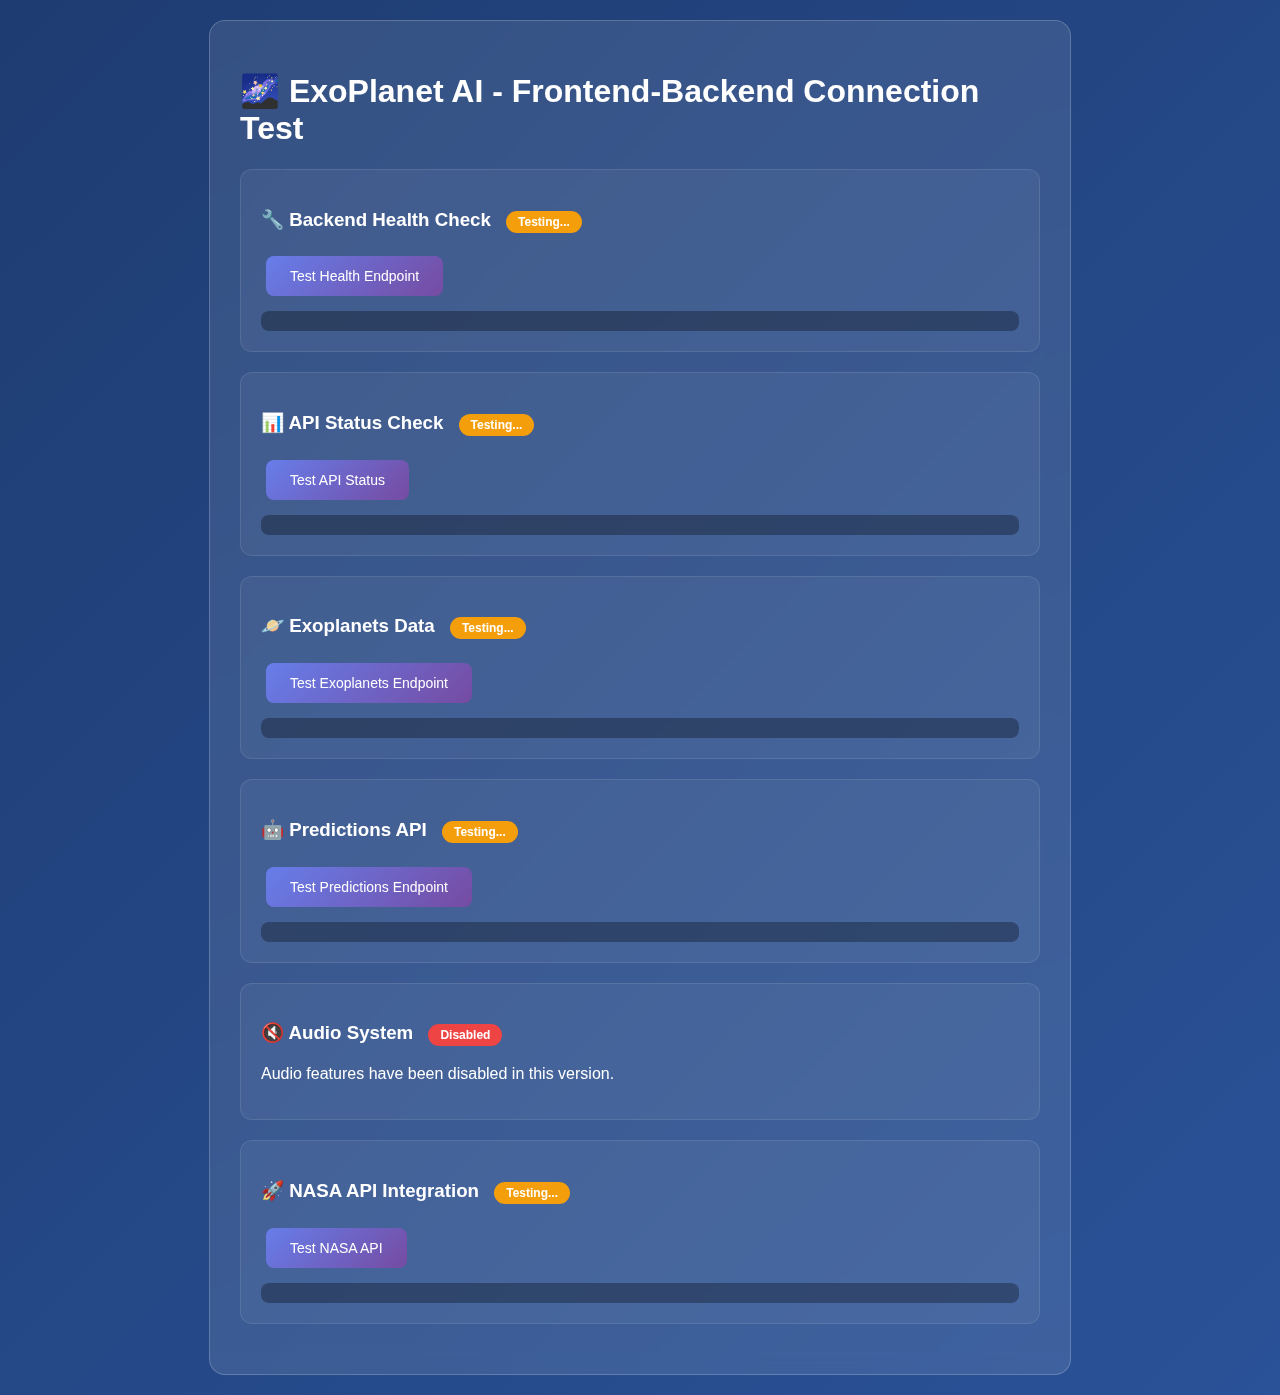
<file: test_frontend_backend.html>
<!DOCTYPE html>
<html lang="en">

<head>
    <meta charset="UTF-8">
    <meta name="viewport" content="width=device-width, initial-scale=1.0">
    <title>🔗 Frontend-Backend Connection Test - ExoPlanet AI</title>

    <!-- Favicon -->
    <link rel="icon" type="image/svg+xml" href="assets/images/icons/favicon.svg">
    <style>
        body {
            font-family: 'Inter', sans-serif;
            background: linear-gradient(135deg, #1e3c72 0%, #2a5298 100%);
            color: white;
            margin: 0;
            padding: 20px;
            min-height: 100vh;
        }

        .container {
            max-width: 800px;
            margin: 0 auto;
            background: rgba(255, 255, 255, 0.1);
            backdrop-filter: blur(10px);
            border-radius: 16px;
            padding: 30px;
            border: 1px solid rgba(255, 255, 255, 0.2);
        }

        .test-section {
            margin: 20px 0;
            padding: 20px;
            background: rgba(255, 255, 255, 0.05);
            border-radius: 12px;
            border: 1px solid rgba(255, 255, 255, 0.1);
        }

        .status {
            display: inline-block;
            padding: 4px 12px;
            border-radius: 20px;
            font-size: 12px;
            font-weight: 600;
            margin-left: 10px;
        }

        .status.success {
            background: #10b981;
        }

        .status.error {
            background: #ef4444;
        }

        .status.loading {
            background: #f59e0b;
        }

        button {
            background: linear-gradient(135deg, #667eea 0%, #764ba2 100%);
            color: white;
            border: none;
            padding: 12px 24px;
            border-radius: 8px;
            cursor: pointer;
            font-size: 14px;
            margin: 5px;
        }

        button:hover {
            transform: translateY(-2px);
            box-shadow: 0 4px 12px rgba(102, 126, 234, 0.4);
        }

        .result {
            margin-top: 10px;
            padding: 10px;
            background: rgba(0, 0, 0, 0.3);
            border-radius: 8px;
            font-family: 'Courier New', monospace;
            font-size: 12px;
            white-space: pre-wrap;
            max-height: 200px;
            overflow-y: auto;
        }
    </style>
</head>

<body>
    <div class="container">
        <h1>🌌 ExoPlanet AI - Frontend-Backend Connection Test</h1>

        <div class="test-section">
            <h3>🔧 Backend Health Check <span id="health-status" class="status loading">Testing...</span></h3>
            <button onclick="testHealth()">Test Health Endpoint</button>
            <div id="health-result" class="result"></div>
        </div>

        <div class="test-section">
            <h3>📊 API Status Check <span id="api-status" class="status loading">Testing...</span></h3>
            <button onclick="testAPIStatus()">Test API Status</button>
            <div id="api-result" class="result"></div>
        </div>

        <div class="test-section">
            <h3>🪐 Exoplanets Data <span id="exoplanets-status" class="status loading">Testing...</span></h3>
            <button onclick="testExoplanets()">Test Exoplanets Endpoint</button>
            <div id="exoplanets-result" class="result"></div>
        </div>

        <div class="test-section">
            <h3>🤖 Predictions API <span id="predictions-status" class="status loading">Testing...</span></h3>
            <button onclick="testPredictions()">Test Predictions Endpoint</button>
            <div id="predictions-result" class="result"></div>
        </div>

        <div class="test-section">
            <h3>🔇 Audio System <span class="status error">Disabled</span></h3>
            <p>Audio features have been disabled in this version.</p>
        </div>

        <div class="test-section">
            <h3>🚀 NASA API Integration <span id="nasa-status" class="status loading">Testing...</span></h3>
            <button onclick="testNASA()">Test NASA API</button>
            <div id="nasa-result" class="result"></div>
        </div>
    </div>

    <script>
        // Backend URL
        const BACKEND_URL = 'https://bablushakya-nasa-2025-backend.onrender.com';

        // Test Health Endpoint
        async function testHealth() {
            const statusEl = document.getElementById('health-status');
            const resultEl = document.getElementById('health-result');

            statusEl.className = 'status loading';
            statusEl.textContent = 'Testing...';

            try {
                const response = await fetch(`${BACKEND_URL}/health`);
                const data = await response.json();

                statusEl.className = 'status success';
                statusEl.textContent = 'Success';
                resultEl.textContent = JSON.stringify(data, null, 2);
            } catch (error) {
                statusEl.className = 'status error';
                statusEl.textContent = 'Failed';
                resultEl.textContent = `Error: ${error.message}`;
            }
        }

        // Test API Status
        async function testAPIStatus() {
            const statusEl = document.getElementById('api-status');
            const resultEl = document.getElementById('api-result');

            statusEl.className = 'status loading';
            statusEl.textContent = 'Testing...';

            try {
                const response = await fetch(`${BACKEND_URL}/api/v1/status`);
                const data = await response.json();

                statusEl.className = 'status success';
                statusEl.textContent = 'Success';
                resultEl.textContent = JSON.stringify(data, null, 2);
            } catch (error) {
                statusEl.className = 'status error';
                statusEl.textContent = 'Failed';
                resultEl.textContent = `Error: ${error.message}`;
            }
        }

        // Test Exoplanets Endpoint
        async function testExoplanets() {
            const statusEl = document.getElementById('exoplanets-status');
            const resultEl = document.getElementById('exoplanets-result');

            statusEl.className = 'status loading';
            statusEl.textContent = 'Testing...';

            try {
                const response = await fetch(`${BACKEND_URL}/api/v1/exoplanets?limit=3`);
                const data = await response.json();

                statusEl.className = 'status success';
                statusEl.textContent = 'Success';
                resultEl.textContent = JSON.stringify(data, null, 2);
            } catch (error) {
                statusEl.className = 'status error';
                statusEl.textContent = 'Failed';
                resultEl.textContent = `Error: ${error.message}`;
            }
        }

        // Test Predictions Endpoint
        async function testPredictions() {
            const statusEl = document.getElementById('predictions-status');
            const resultEl = document.getElementById('predictions-result');

            statusEl.className = 'status loading';
            statusEl.textContent = 'Testing...';

            try {
                const testData = {
                    orbital_period: 365.25,
                    planetary_radius: 1.0,
                    transit_depth: 0.01,
                    stellar_magnitude: 12.5
                };

                const response = await fetch(`${BACKEND_URL}/api/v1/predictions`, {
                    method: 'POST',
                    headers: {
                        'Content-Type': 'application/json'
                    },
                    body: JSON.stringify(testData)
                });
                const data = await response.json();

                statusEl.className = 'status success';
                statusEl.textContent = 'Success';
                resultEl.textContent = JSON.stringify(data, null, 2);
            } catch (error) {
                statusEl.className = 'status error';
                statusEl.textContent = 'Failed';
                resultEl.textContent = `Error: ${error.message}`;
            }
        }

        // Test Audio System
        function testAudio() {
            const statusEl = document.getElementById('audio-status');
            const resultEl = document.getElementById('audio-result');

            statusEl.className = 'status loading';
            statusEl.textContent = 'Testing...';

            try {
                if ('speechSynthesis' in window) {
                    const utterance = new SpeechSynthesisUtterance('Audio system test successful!');
                    utterance.rate = 0.8;
                    utterance.pitch = 1.0;
                    utterance.volume = 0.8;

                    speechSynthesis.speak(utterance);

                    statusEl.className = 'status success';
                    statusEl.textContent = 'Success';
                    resultEl.textContent = 'Audio system is working! You should hear a test message.';
                } else {
                    throw new Error('Speech synthesis not supported');
                }
            } catch (error) {
                statusEl.className = 'status error';
                statusEl.textContent = 'Failed';
                resultEl.textContent = `Error: ${error.message}`;
            }
        }

        // Play Welcome Message
        function playWelcome() {
            const welcomeMessage = `Welcome to ExoPlanet AI Enhanced! This platform combines NASA's astronomical data with Google Gemini's artificial intelligence to bring you comprehensive exoplanet analysis. Ready to explore the cosmos!`;

            if ('speechSynthesis' in window) {
                const utterance = new SpeechSynthesisUtterance(welcomeMessage);
                utterance.rate = 0.85;
                utterance.pitch = 1.0;
                utterance.volume = 0.8;

                speechSynthesis.speak(utterance);
            }
        }

        // Test NASA API
        async function testNASA() {
            const statusEl = document.getElementById('nasa-status');
            const resultEl = document.getElementById('nasa-result');

            statusEl.className = 'status loading';
            statusEl.textContent = 'Testing...';

            try {
                // Test NASA APOD API
                const response = await fetch('https://api.nasa.gov/planetary/apod?api_key=OyiVQJCms9JiO36lyV9iGD56Gfhcx3ZX7oQiEXyy');
                const data = await response.json();

                statusEl.className = 'status success';
                statusEl.textContent = 'Success';
                resultEl.textContent = `NASA APOD: ${data.title}\nDate: ${data.date}\nExplanation: ${data.explanation.substring(0, 200)}...`;
            } catch (error) {
                statusEl.className = 'status error';
                statusEl.textContent = 'Failed';
                resultEl.textContent = `Error: ${error.message}`;
            }
        }

        // Auto-run tests on page load
        window.addEventListener('load', () => {
            setTimeout(() => {
                testHealth();
                setTimeout(() => testAPIStatus(), 500);
                setTimeout(() => testExoplanets(), 1000);
                // Audio test disabled
                setTimeout(() => testNASA(), 2000);
            }, 1000);
        });
    </script>
</body>

</html>
</file>
